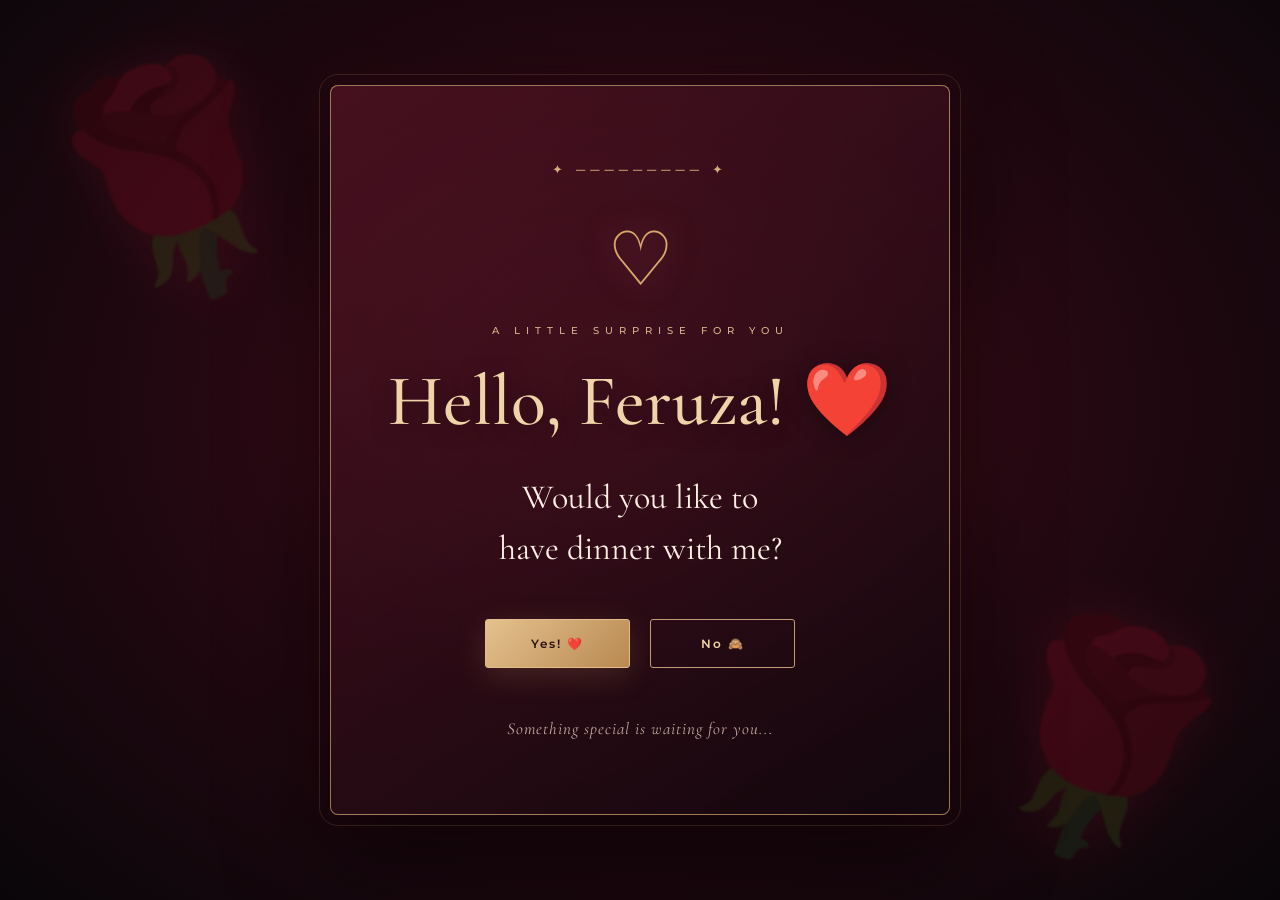
<file: index.html>
<!DOCTYPE html>
<html lang="en">
<head>
    <meta charset="UTF-8">
    <meta name="viewport" content="width=device-width, initial-scale=1.0">
    <title>A Special Invitation ❤️</title>

    <link rel="stylesheet" href="style.css">
</head>
<body>

    <main class="invitation">
        <div class="heart">♡</div>

        <p class="subtitle">A LITTLE SURPRISE FOR YOU</p>

        <h1>Hello, Feruza! ❤️</h1>

        <p class="question">
            Would you like to<br>
            have dinner with me?
        </p>

        <div class="buttons">
            <button id="yesBtn">Yes! ❤️</button>
            <button id="noBtn">No 🙈</button>
        </div>

        <p class="footer">
            Something special is waiting for you...
        </p>
    </main>

    <script src="script.js"></script>
</body>
</html>
</file>
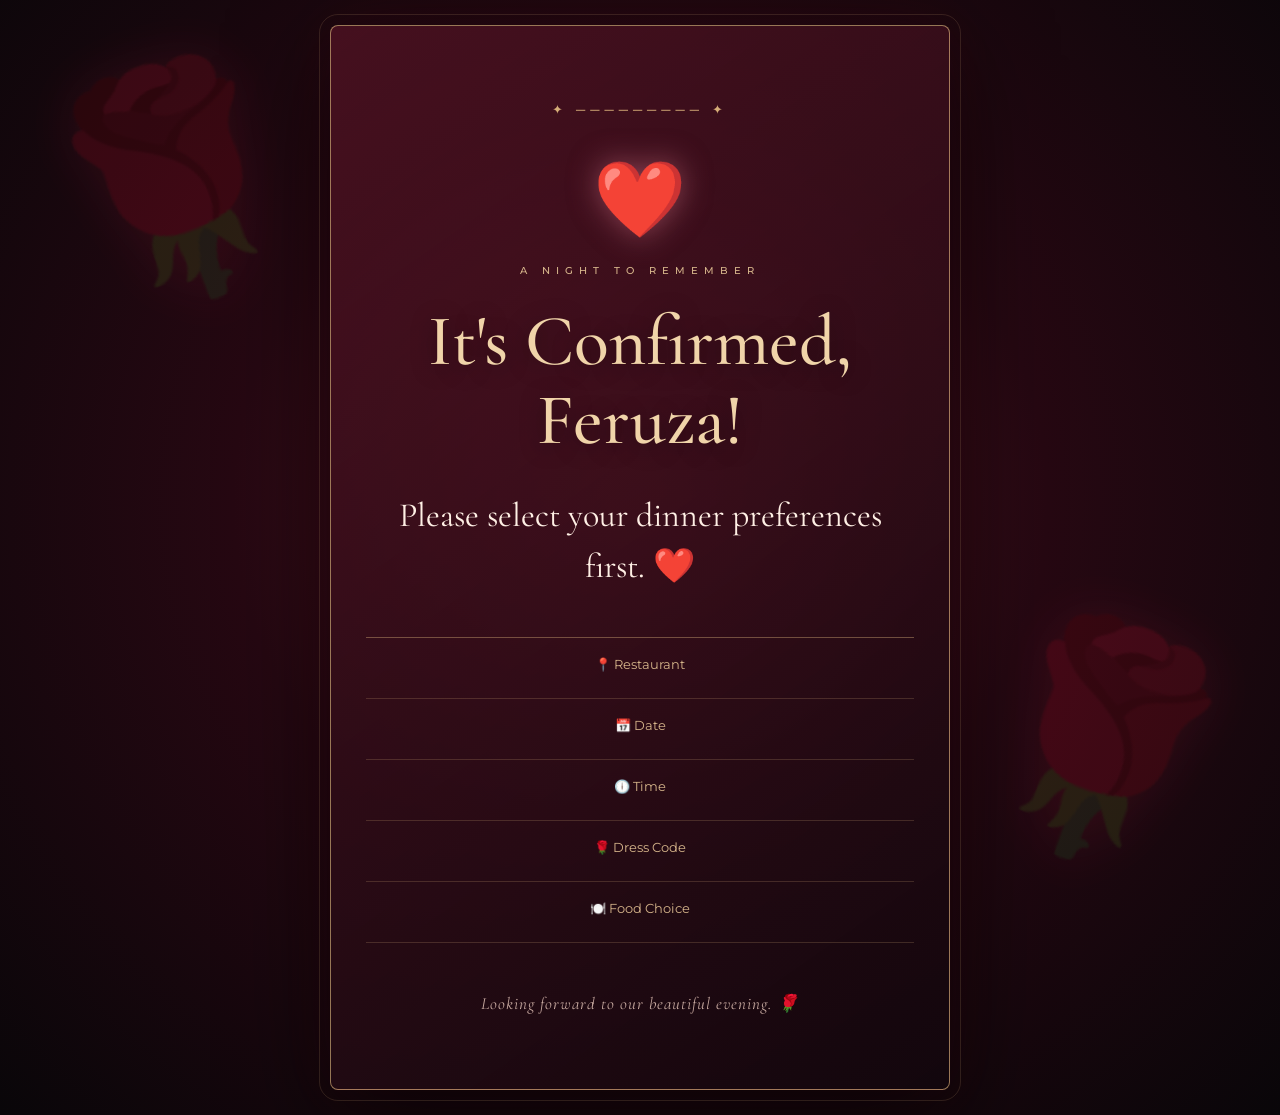
<file: confirmation.html>
<!DOCTYPE html>
<html lang="en">
<head>
    <meta charset="UTF-8">
    <meta name="viewport" content="width=device-width, initial-scale=1.0">
    <title>Our Dinner Is Confirmed ❤️</title>
    <link rel="stylesheet" href="style.css">
</head>
<body>

    <main class="invitation confirmation">

        <div class="heart">❤️</div>

        <p class="subtitle">A NIGHT TO REMEMBER</p>

        <h1>It's Confirmed, Feruza!</h1>

        <p class="question">
            I can't wait to spend this special evening with you.
        </p>

        <div class="details">

            <div class="detail-item">
                <span>📍 Restaurant</span>
                <strong id="showLocation"></strong>
            </div>

            <div class="detail-item">
                <span>📅 Date</span>
                <strong id="showDate"></strong>
            </div>

            <div class="detail-item">
                <span>🕕 Time</span>
                <strong id="showTime"></strong>
            </div>

            <div class="detail-item">
                <span>🌹 Dress Code</span>
                <strong id="showDress"></strong>
            </div>

            <div class="detail-item">
                <span>🍽️ Food Choice</span>
                <strong id="showFood"></strong>
            </div>

        </div>

        <p class="footer">
            Looking forward to our beautiful evening. 🌹
        </p>

    </main>

    <script>
        const dinner = JSON.parse(
            sessionStorage.getItem("dinnerDetails") || "null"
        );

        if (dinner) {

            document.getElementById("showLocation").textContent =
                dinner.location;

            const date = new Date(dinner.date + "T12:00:00");

            document.getElementById("showDate").textContent =
                date.toLocaleDateString("en-US", {
                    weekday: "long",
                    month: "long",
                    day: "numeric"
                });

            document.getElementById("showTime").textContent =
                dinner.time + " (6:00 PM)";

            document.getElementById("showDress").textContent =
                dinner.dress;

            document.getElementById("showFood").textContent =
                dinner.food;

        } else {

            document.querySelector(".question").textContent =
                "Please select your dinner preferences first. ❤️";

        }
    </script>

</body>
</html>
</file>
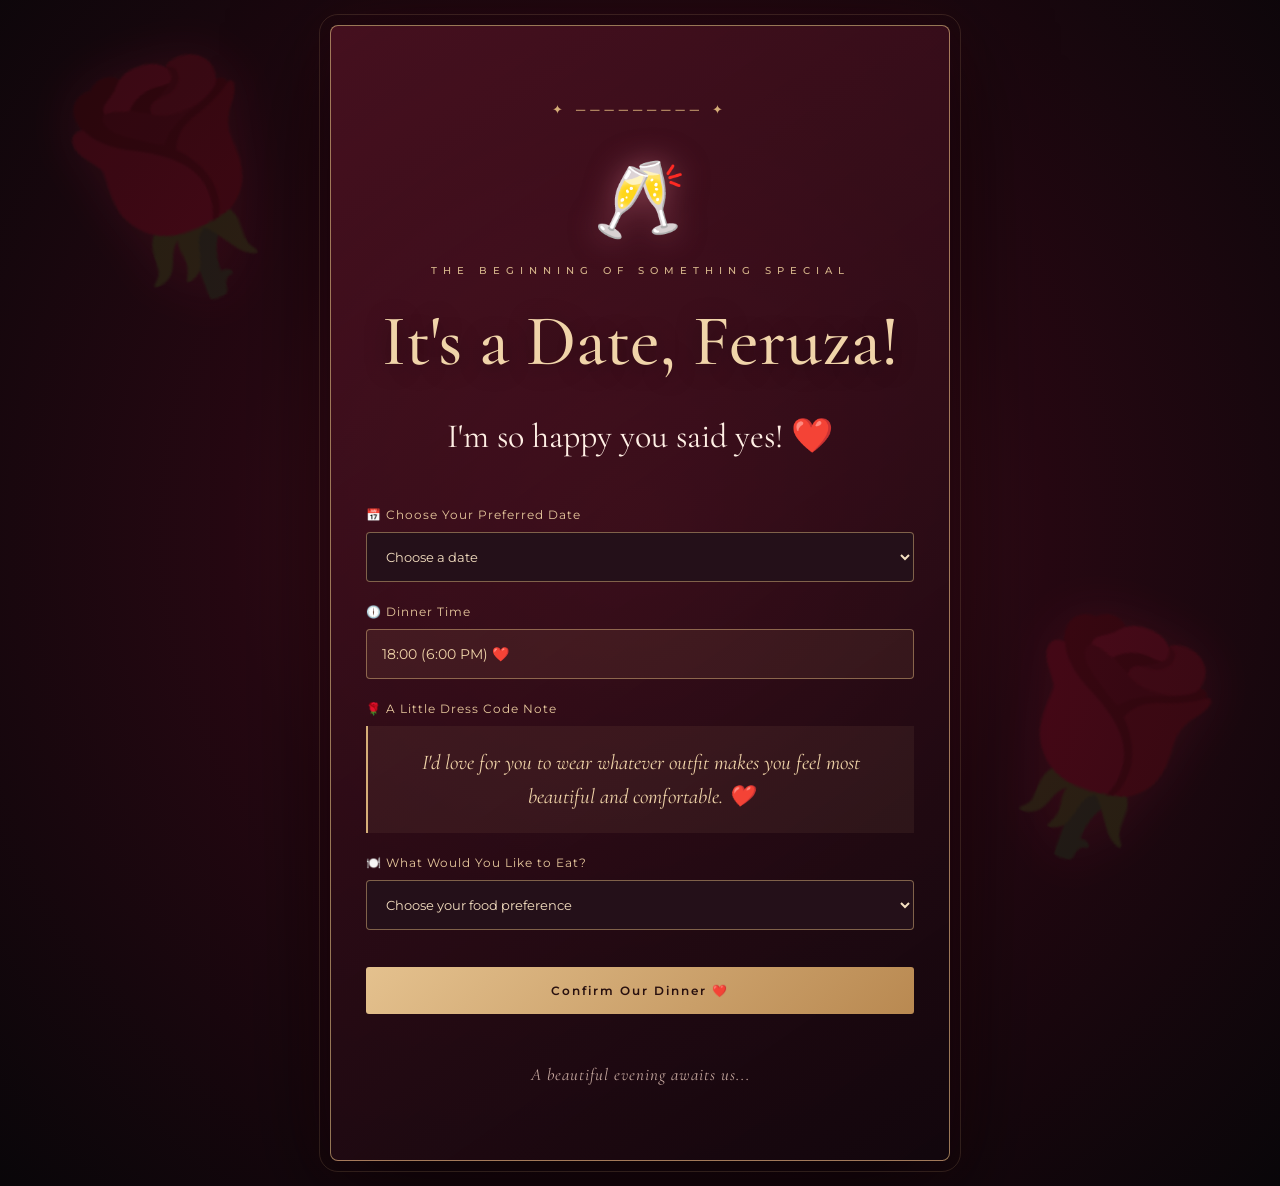
<file: dinner.html>
<!DOCTYPE html>
<html lang="en">
<head>
    <meta charset="UTF-8">
    <meta name="viewport" content="width=device-width, initial-scale=1.0">
    <title>Let's Plan Our Dinner ❤️</title>
    <link rel="stylesheet" href="style.css">
</head>
<body>

    <main class="invitation planning">

        <div class="heart">🥂</div>

        <p class="subtitle">THE BEGINNING OF SOMETHING SPECIAL</p>

        <h1>It's a Date, Feruza!</h1>

        <p class="question">
            I'm so happy you said yes! ❤️
        </p>

        <div class="planning-content">

            <div class="plan-item">
                <label for="date">📅 Choose Your Preferred Date</label>
                <select id="date" required>
                    <option value="">Choose a date</option>
                    <option value="2026-11-12">Thursday, November 12</option>
                    <option value="2026-11-13">Friday, November 13</option>
                    <option value="2026-11-14">Saturday, November 14</option>
                    <option value="2026-11-15">Sunday, November 15</option>
                </select>
            </div>

            <div class="plan-item">
                <label>🕕 Dinner Time</label>
                <div class="fixed-option">
                    18:00 (6:00 PM) ❤️
                </div>
            </div>

            <div class="plan-item">
                <label>🌹 A Little Dress Code Note</label>
                <p class="dress-message">
                    I'd love for you to wear whatever outfit
                    makes you feel most beautiful and comfortable. ❤️
                </p>
            </div>

            <div class="plan-item">
                <label for="food">🍽️ What Would You Like to Eat?</label>

                <select id="food" required>
                    <option value="">Choose your food preference</option>

                    <optgroup label="🔥 Shashlik">
                        <option>Beef Shashlik</option>
                        <option>Lamb Shashlik</option>
                        <option>Chicken Shashlik</option>
                        <option>Assorted Shashlik</option>
                    </optgroup>

                    <optgroup label="🍔 Fast Food">
                        <option>Beef Burger</option>
                        <option>Cheeseburger</option>
                        <option>Pizza</option>
                        <option>Fried Chicken</option>
                        <option>French Fries</option>
                        <option>Chicken Nuggets</option>
                    </optgroup>

                    <optgroup label="🍣 Sushi">
                        <option>Salmon Sushi</option>
                        <option>California Roll</option>
                        <option>Philadelphia Roll</option>
                        <option>Assorted Sushi Platter</option>
                    </optgroup>

                    <optgroup label="🍜 Ramen">
                        <option>Chicken Ramen</option>
                        <option>Beef Ramen</option>
                        <option>Spicy Ramen</option>
                        <option>Vegetable Ramen</option>
                    </optgroup>

                    <optgroup label="🍲 National Cuisine">
                        <option>Uzbek Plov</option>
                        <option>Manti</option>
                        <option>Lagman</option>
                        <option>Somsa</option>
                        <option>Shurpa</option>
                        <option>Norin</option>
                    </optgroup>

                    <option value="Surprise me! ❤️">
                        Surprise me! ❤️
                    </option>
                </select>
            </div>

            <button id="confirmBtn">
                Confirm Our Dinner ❤️
            </button>

        </div>

        <p class="footer">
            A beautiful evening awaits us...
        </p>

    </main>

    <script src="dinner.js"></script>

</body>
</html>
</file>
<file: style.css>
@import url('https://fonts.googleapis.com/css2?family=Cormorant+Garamond:wght@400;500;600;700&family=Montserrat:wght@300;400;500;600&display=swap');

* {
    margin: 0;
    padding: 0;
    box-sizing: border-box;
}

body {
    min-height: 100vh;
    display: flex;
    justify-content: center;
    align-items: center;
    padding: 25px;
    overflow-x: hidden;
overflow-y: auto;
    position: relative;

    background:
        radial-gradient(ellipse at 50% 45%, #571323 0%, #260812 45%, #090609 100%);

    font-family: 'Montserrat', sans-serif;
    color: #fff;
}

/* Decorative roses */

body::before,
body::after {
    position: fixed;
    font-size: clamp(100px, 18vw, 220px);
    opacity: 0.16;
    pointer-events: none;
    filter: drop-shadow(0 0 25px #a51d37);
    animation: roseFloat 7s ease-in-out infinite;
}

body::before {
    content: "🌹";
    top: 5%;
    left: 3%;
    transform: rotate(-20deg);
}

body::after {
    content: "🌹";
    bottom: 3%;
    right: 3%;
    transform: rotate(20deg);
    animation-delay: 2s;
}

/* Main invitation */

.invitation {
    position: relative;
    z-index: 2;
    width: 100%;
    max-width: 620px;
    padding: 75px 35px;

    text-align: center;

    background:
        linear-gradient(145deg,
        rgba(91, 21, 39, 0.65),
        rgba(18, 7, 13, 0.92));

    border: 1px solid rgba(220, 180, 125, 0.65);
    border-radius: 8px;

    outline: 1px solid rgba(220, 180, 125, 0.15);
    outline-offset: 10px;

    box-shadow:
        0 30px 100px rgba(0, 0, 0, 0.7),
        0 0 60px rgba(140, 20, 45, 0.15);

    animation: appear 1.5s ease;
}

/* Decorative top line */

.invitation::before {
    content: "✦  ─────────  ✦";
    display: block;
    color: #d5ad78;
    font-size: 13px;
    letter-spacing: 5px;
    margin-bottom: 35px;
}

.heart {
    font-size: 75px;
    color: #d8a76c;
    margin-bottom: 20px;
    animation: heartbeat 2s infinite;
    text-shadow: 0 0 30px rgba(220, 120, 140, 0.5);
}

.subtitle {
    font-size: 10px;
    font-weight: 500;
    letter-spacing: 6px;
    color: #d6b58b;
    margin-bottom: 25px;
}

h1 {
    font-family: 'Cormorant Garamond', serif;
    font-size: clamp(48px, 9vw, 72px);
    font-weight: 500;
    line-height: 1.1;
    color: #f0d4a9;
    margin-bottom: 30px;
    text-shadow: 0 3px 25px rgba(0, 0, 0, 0.4);
}

.question {
    font-family: 'Cormorant Garamond', serif;
    font-size: clamp(25px, 5vw, 34px);
    font-weight: 400;
    line-height: 1.5;
    color: #fff0e5;
    margin-bottom: 45px;
}

/* Buttons */

.buttons {
    display: flex;
    justify-content: center;
    align-items: center;
    gap: 20px;
    flex-wrap: wrap;
}

button {
    min-width: 145px;
    padding: 16px 30px;
    border-radius: 3px;
    font-family: 'Montserrat', sans-serif;
    font-size: 12px;
    font-weight: 600;
    letter-spacing: 2px;
    cursor: pointer;
    transition: all 0.4s ease;
}

#yesBtn {
    border: 1px solid #e2bd8b;
    background: linear-gradient(135deg, #e4c18e, #b98951);
    color: #28100f;

    box-shadow: 0 8px 30px rgba(193, 143, 83, 0.2);
}

#yesBtn:hover {
    transform: translateY(-5px);
    box-shadow: 0 12px 35px rgba(218, 175, 111, 0.4);
    background: #f1d6a9;
}

#noBtn {
    border: 1px solid #c59a79;
    background: transparent;
    color: #f0d4a9;
}

#noBtn:hover {
    background: rgba(255, 255, 255, 0.08);
}

.footer {
    margin-top: 50px;
    font-family: 'Cormorant Garamond', serif;
    font-size: 17px;
    font-style: italic;
    letter-spacing: 1px;
    color: #c7a9a0;
}

@keyframes heartbeat {
    0%, 100% {
        transform: scale(1);
    }

    50% {
        transform: scale(1.12);
    }
}

@keyframes appear {
    from {
        opacity: 0;
        transform: translateY(35px);
    }

    to {
        opacity: 1;
        transform: translateY(0);
    }
}

@keyframes roseFloat {
    0%, 100% {
        translate: 0 0;
    }

    50% {
        translate: 0 -15px;
    }
}

/* Mobile responsive */

@media (max-width: 480px) {
    body {
        padding: 25px;
    }

    .invitation {
        padding: 55px 20px;
    }

    .invitation::before {
        letter-spacing: 2px;
    }

    .buttons {
        gap: 12px;
    }

    button {
        min-width: 125px;
        padding: 14px 18px;
    }

    .footer {
        margin-top: 35px;
    }
}

/* DINNER PLANNING AND CONFIRMATION */

.planning-content {
    display: flex;
    flex-direction: column;
    gap: 20px;
    text-align: left;
    margin-top: 30px;
}

.plan-item {
    display: flex;
    flex-direction: column;
    gap: 9px;
}

.plan-item label {
    color: #e8c99e;
    font-size: 12px;
    letter-spacing: 1px;
}

.plan-item input,
.plan-item select {
    width: 100%;
    padding: 14px;
    background: #241019;
    color: #f5dfc1;
    border: 1px solid rgba(220, 180, 125, 0.5);
    border-radius: 4px;
    font-family: 'Montserrat', sans-serif;
    font-size: 13px;
    outline: none;
}

.plan-item select option {
    background: #241019;
    color: white;
}

.plan-item input:focus,
.plan-item select:focus {
    border-color: #e5bd87;
}

#confirmBtn {
    width: 100%;
    margin-top: 15px;
    background: linear-gradient(135deg, #e4c18e, #b98951);
    color: #28100f;
    border: none;
}

#confirmBtn:hover {
    transform: translateY(-3px);
    box-shadow: 0 8px 25px rgba(218, 175, 111, 0.3);
}

.details {
    margin-top: 35px;
    text-align: left;
    border-top: 1px solid rgba(220, 180, 125, 0.4);
}

.detail-item {
    display: flex;
    justify-content: space-between;
    align-items: center;
    gap: 15px;
    padding: 18px 5px;
    border-bottom: 1px solid rgba(220, 180, 125, 0.2);
    font-size: 12px;
}

.detail-item span {
    color: #d6b58b;
}

.detail-item strong {
    color: #fff0e5;
    font-weight: 500;
    text-align: right;
}

@media (max-width: 480px) {
    .detail-item {
        font-size: 11px;
    }

    .plan-item input,
    .plan-item select {
        font-size: 12px;
    }
}

/* DINNER PLANNING */

.planning-content {
    display: flex;
    flex-direction: column;
    gap: 22px;
    margin-top: 30px;
    text-align: left;
}

.plan-item {
    display: flex;
    flex-direction: column;
    gap: 10px;
}

.plan-item label {
    color: #e8c99e;
    font-size: 12px;
    letter-spacing: 1px;
}

.plan-item select {
    width: 100%;
    padding: 15px;
    background: #241019;
    color: #f5dfc1;
    border: 1px solid rgba(220, 180, 125, 0.5);
    border-radius: 4px;
    font-family: 'Montserrat', sans-serif;
    font-size: 13px;
    outline: none;
}

.plan-item select:focus {
    border-color: #e5bd87;
}

.plan-item select option {
    background: #241019;
    color: white;
}

.plan-item select optgroup {
    background: #241019;
    color: #e5bd87;
}

.fixed-option {
    padding: 15px;
    background: rgba(220, 180, 125, 0.08);
    border: 1px solid rgba(220, 180, 125, 0.5);
    color: #f0d4a9;
    border-radius: 4px;
    font-size: 14px;
}

.dress-message {
    padding: 20px;
    background: rgba(220, 180, 125, 0.07);
    border-left: 2px solid #d6ae78;
    color: #f0d4a9;
    font-family: 'Cormorant Garamond', serif;
    font-size: 21px;
    font-style: italic;
    line-height: 1.6;
    text-align: center;
}

#confirmBtn {
    width: 100%;
    margin-top: 15px;
    background: linear-gradient(135deg, #e4c18e, #b98951);
    color: #28100f;
    border: none;
}

#confirmBtn:hover {
    transform: translateY(-3px);
    box-shadow: 0 8px 25px rgba(218, 175, 111, 0.3);
}

/* CONFIRMATION DETAILS */

.details {
    margin-top: 35px;
    text-align: left;
    border-top: 1px solid rgba(220, 180, 125, 0.4);
}

.detail-item {
    display: flex;
    flex-direction: column;
    gap: 8px;
    padding: 18px 5px;
    border-bottom: 1px solid rgba(220, 180, 125, 0.2);
    font-size: 13px;
}

.detail-item span {
    color: #d6b58b;
}

.detail-item strong {
    color: #fff0e5;
    font-weight: 500;
    line-height: 1.6;
}

@media (max-width: 480px) {
    .planning-content {
        gap: 18px;
    }

    .dress-message {
        font-size: 19px;
    }

    .detail-item {
        font-size: 12px;
    }
}
</file>
